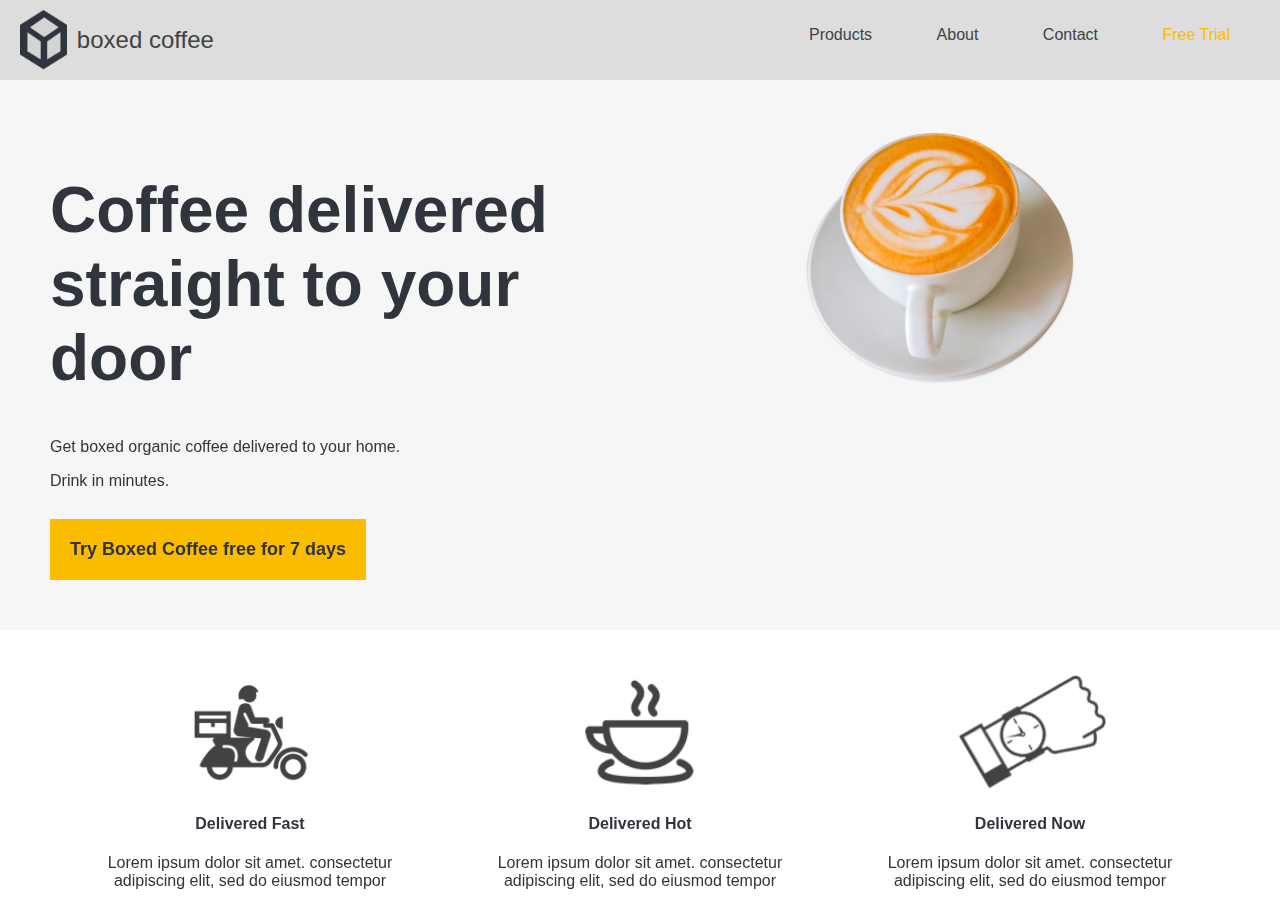
<file: index.html>
<!DOCTYPE html>
<!-- This page is only used to public GitHub Pages -->
<!-- To view the source code, please refer to ./src/challenge.html -->
<html>
    <head>
        <meta name="viewport" content="width=device-width, initial-scale=1" />
        <title>Boxed Coffee</title>
    </head>
    <body style="margin: 0;">
        <iframe src="./src/challenge.html" style="position:fixed; top:0; left:0; bottom:0; right:0; width:100%; height:100%; border:none; margin:0; padding:0; overflow:hidden; z-index:999999;"></iframe>
    </body>
    
</html>
</file>
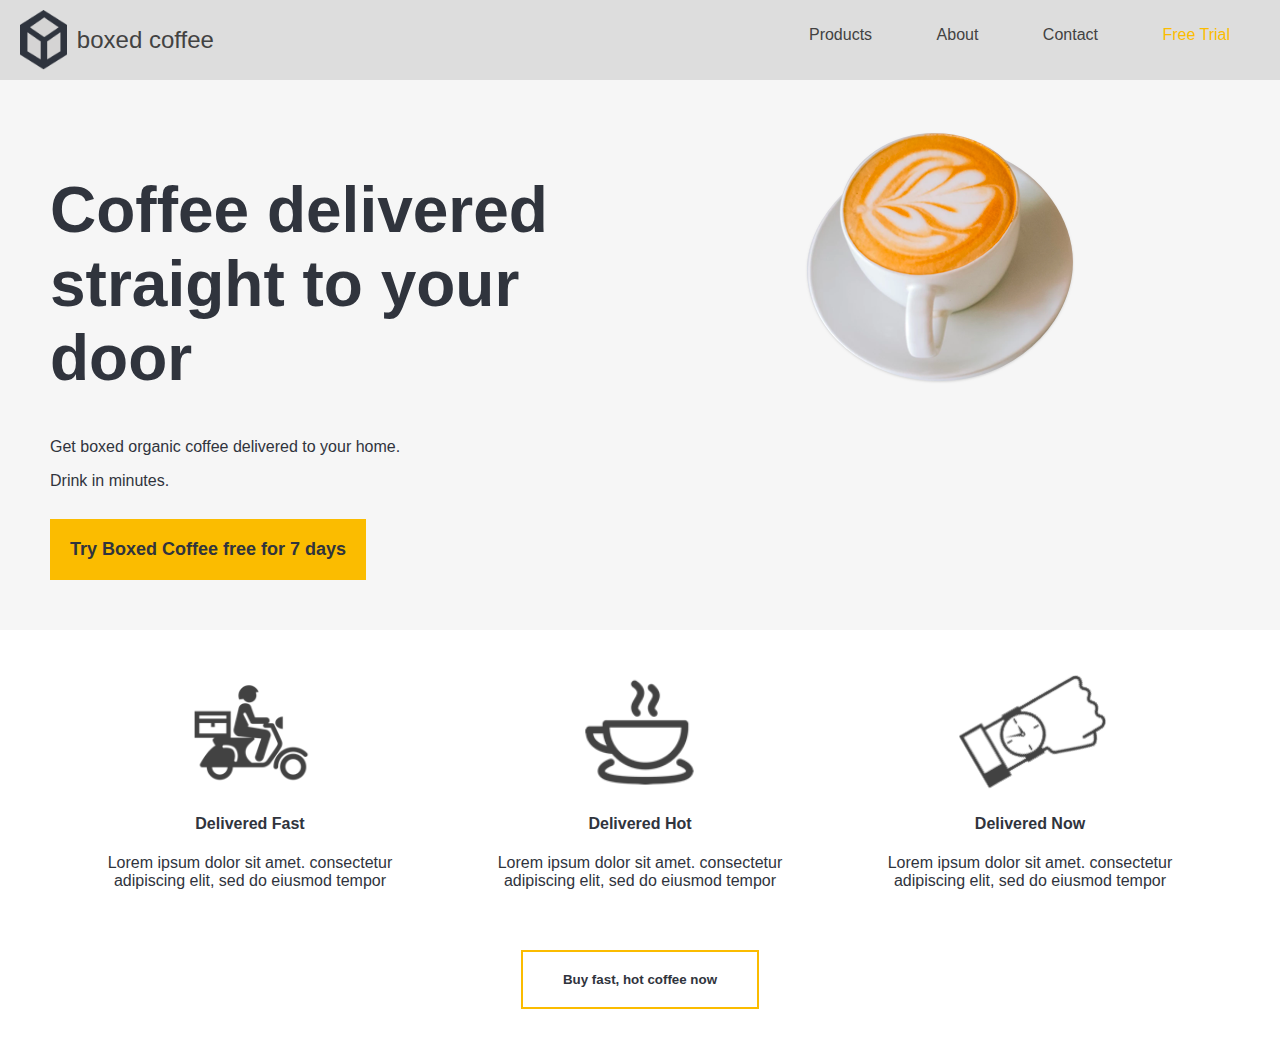
<file: src/challenge.html>
<!DOCTYPE html>
<html>

<head>
    <link rel="stylesheet" href="styles.css">
    <link rel="stylesheet" href="https://cdnjs.cloudflare.com/ajax/libs/font-awesome/4.7.0/css/font-awesome.min.css">
    <meta name="viewport" content="width=device-width, initial-scale=1" />
    <script src="scripts.js"></script>
    <title>Boxed Coffee</title>
</head>

<body>
    <!-- header -->
    <div id="header">
        <div class="pc-view">
            <div class="container">
                <div class="logo logo-pc">
                    <img src="../img/logo@2x.png" />
                    <h1 class="logo-text-pc">boxed coffee</h1>
                </div>

                <div class="menu-pc">
                    <ul class="options-pc">
                        <li><a href="#">Products</a></li>
                        <li><a href="#">About</a></li>
                        <li><a href="#">Contact</a></li>
                        <li><a href="#" class="free-trial">Free Trial</a></li>
                    </ul>
                </div>
            </div>
        </div>

        <div class="mobile-view">
            <div class="container">
                <div class="logo logo-mobile">
                    <img src="../img/logo.png" />
                    <h1 class="logo-text-mobile">boxed coffee</h1>
                </div>

                <div class="menu-mobile">
                    <button class="menu-btn" id="collapsible-btn" onclick="onClick()">
                        <i class="fa fa-bars" aria-hidden="true"></i>
                    </button>
                </div>
            </div>
        </div>
    </div>
    
    <div class="options-mobile" id="collapsible-menu">
        <ul>
            <li><a href="#">Products</a></li>
            <li><a href="#">About</a></li>
            <li><a href="#">Contact</a></li>
            <li><a href="#" class="free-trial">Free Trial</a></li>
        </ul>
    </div>



    <!-- banner -->
    <div id="banner">
        <div class="banner-view">
            <div class="grid">
                <div class="banner-col">
                    <h1 id="banner-title">Coffee delivered straight to your door</h1>
                    <p>Get boxed organic coffee delivered to your home.</p>
                    <p>Drink in minutes.</p>
                    <button class="free-trial">Try Boxed Coffee free for 7 days</button>
                </div>

                <div class="banner-col banner-img">
                    <img src="../img/coffee.png" />
                </div>
            </div>
        </div>
    </div>

    <!-- content -->
    <div id="content">
        <div class="content-view">
            <div class="grid">
                <div class="content-item">
                    <img class="content-img" src="../img/icon-delivery.png"/>
                    <h4>Delivered Fast</h4>
                    <div>Lorem ipsum dolor sit amet. consectetur adipiscing elit, sed do eiusmod tempor</div>
                </div>
                <div class="content-item">
                    <img class="content-img" src="../img/icon-coffee.png"/>
                    <h4>Delivered Hot</h4>
                    <div>Lorem ipsum dolor sit amet. consectetur adipiscing elit, sed do eiusmod tempor</div>

                </div>
                <div class="content-item">
                    <img class="content-img" src="../img/icon-time.png"/>
                    <h4>Delivered Now</h4>
                    <div>Lorem ipsum dolor sit amet. consectetur adipiscing elit, sed do eiusmod tempor</div>
                </div>
            </div>
            <div>
                <button class="buy-fast-btn">Buy fast, hot coffee now</button>
            </div>
            
        </div>
    </div>
</body>

</html>
</file>
<file: src/styles.css>
body {
    margin: 0;
    font-family: Arial, Helvetica, sans-serif;
    color: #30343D;
    margin-bottom: 40px;
}

/* header */
#header {
    background-color: #DDDDDD;
    position: fixed;
    top: 0;
    width: 100%;
    color: #424242;
    z-index: 999;
}
.pc-view {
    max-width: 1500px;
    margin: auto;
    position: relative;
}
.container {
    display: inline-flex;
}
.logo-pc {
    height: 60px;
    display: inline-flex;
    margin: 10px;
    margin-left: 20px;
}
.logo-mobile {
    height: 40px;
    display: inline-flex;
    margin: 10px;
    margin-left: 20px;
}
.logo-text-pc {
    font-weight: lighter;
    font-size: 1.5em;
}
.logo-text-mobile {
    font-weight: lighter;
    font-size: 1em;
    white-space: nowrap;
}
.menu-pc {
    right: 0;
    position: absolute;
    margin: 10px;
    margin-right: 20px;
    height: 60px;
}
.menu-mobile {
    right: 0;
    position: absolute;
    margin: 10px;
    margin-right: 20px;
}
.menu-btn {
    border: 0;
    background-color: transparent;
    padding: 5px;
    border-radius: 10px;
    color: #30343D;
}
.highlighted, .menu-btn:hover{
    background-color: rgb(138, 136, 136);
}
.menu-mobile .fa {
    font-size: 30px;
}
ul.options-pc li {
    display: inline;
    margin: 30px;
    font-weight: lighter;
}
.options-mobile {
    right: 0;
    position: fixed;
    background-color: #616161;
    color: white;
    display: none;
}
.options-mobile ul {
    list-style-type: none;
    padding: 0;
    margin: 0;
}
.options-mobile ul li {
    padding: 20px;
    padding-right: 30px;
    padding-left: 30px;
}
.options-mobile ul li:hover {
    background-color: #424242;
}
.logo img {
    height: 100%;
    margin-right: 10px;
}
a {
    text-decoration: none;
    color: currentColor;
}
a.free-trial {
    color: #FBBC00;
}

/* banner */
#banner {
    background-color: #F6F6F6;
    padding: 20px;
}
.banner-view .grid {
    display: inline-grid;
    grid-template-columns: 50% auto;
    justify-items: center;
    margin: 20px
}
#banner-title {
    font-size: 4em;
}
.banner-col {
    padding: 10px;
}

button.free-trial {
    background-color: #FBBC00;
    border: 0;
    padding: 20px;
    font-size: large;
    font-weight: bold;
    margin-top: 13px;
    color: #30343D;
}

/* content */
.content-view {
    text-align: center;
}
.content-view .grid {
    display: inline-grid;
    grid-template-columns: auto auto auto;
}
.content-item {
    text-align: center;
    margin: 20px;
    margin-top: 40px;
    max-width: 350px;
}
.content-img {
    height: 120px;
}
.buy-fast-btn {
    background-color: transparent;
    border: 2px solid #FBBC00;
    padding: 20px;
    padding-left: 40px;
    padding-right: 40px;
    font-weight: bolder;
    margin-top: 40px;
    color: #30343D;
}


/* breakpoint */

@media screen and (max-width: 650px)  {
    #header {
        height: 60px;
    }
    #banner {
        margin-top: 60px;
    }
    .pc-view {
        display: none;
    }
    .banner-view .grid {
        grid-template-columns: auto;
        display: grid;
    }
    .banner-view {
        text-align: center;
    }
    .banner-view .grid .banner-img {
        grid-row: 1;
    }
}

@media screen and (min-width: 651px)  {
    #header {
        height: 80px;
    }
    #banner {
        margin-top: 80px;
    }
    .mobile-view {
        display: none;
    }
    .banner-view {
        max-width: 1500px;
        margin: auto;
        position: relative;
    }
    .content-view {
        max-width: 1500px;
        margin: auto;
        position: relative;
    }
}

@media screen and (max-width: 850px) {
    ul.options-pc li {
        margin: 20px
    }
    #banner-title {
        font-size: 2em;
    }
    button.free-trial {
        padding: 15px;
        font-size: 1em;
        margin-top: 10px;
    }
    .content-view .grid {
        grid-template-columns: auto;
        justify-items: center;
        display: grid;
    }
}

@media screen and (max-width: 1100px) {
    #banner-title {
        font-size: 3em;
    }
}
</file>
